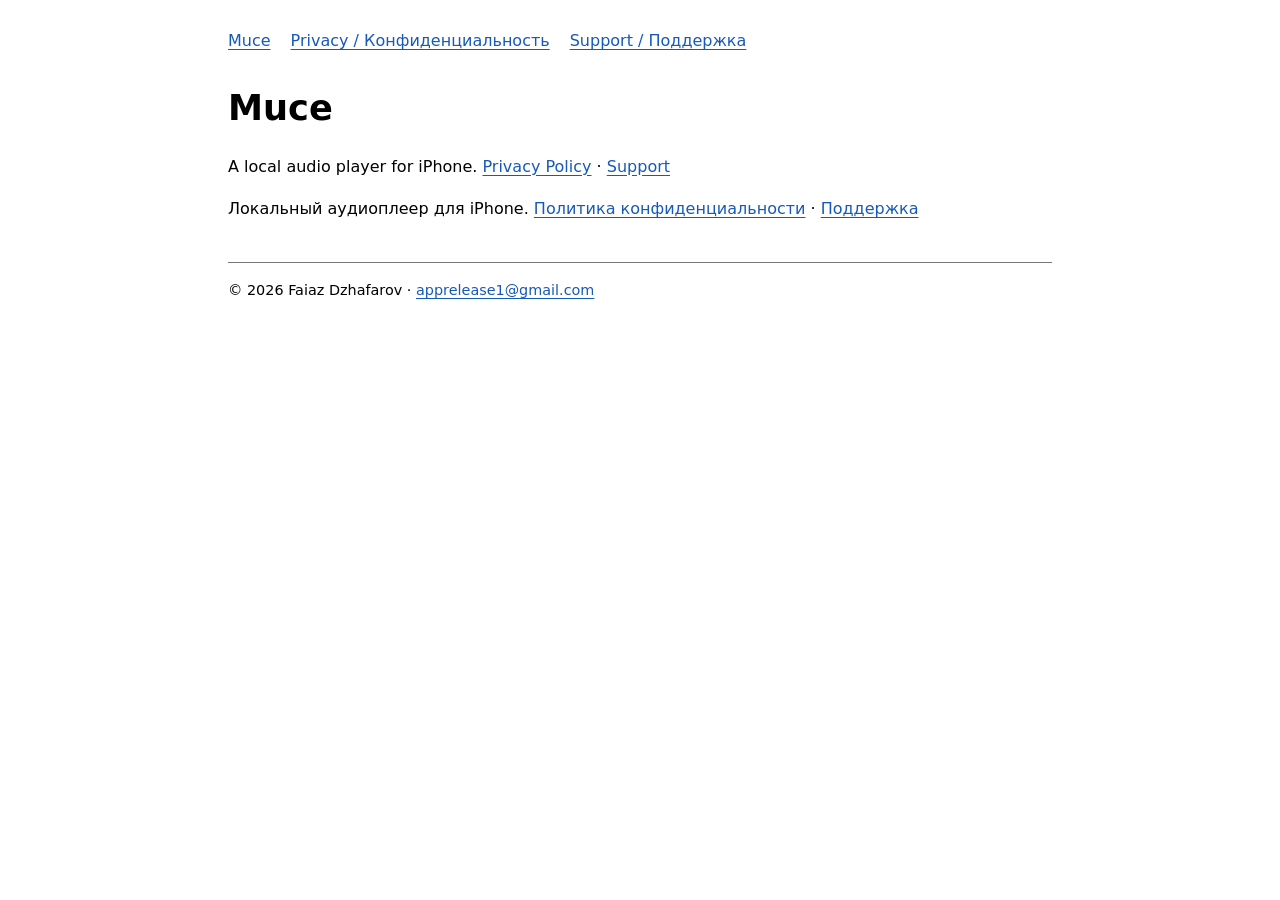
<file: index.html>
<!doctype html>
<html lang="en">
<head>
  <meta charset="utf-8">
  <meta name="viewport" content="width=device-width, initial-scale=1">
  <title>Muce — Privacy and Support</title>
  <link rel="stylesheet" href="./assets/site.css">
</head>
<body>
<header>
  <nav aria-label="Muce pages"><a href="./">Muce</a><a href="./privacy/">Privacy / Конфиденциальность</a><a href="./support/">Support / Поддержка</a></nav>
</header>
<main>
<h1>Muce</h1>
<p lang="en">A local audio player for iPhone. <a href="./privacy/">Privacy Policy</a> · <a href="./support/">Support</a></p>
<p lang="ru">Локальный аудиоплеер для iPhone. <a href="./privacy/">Политика конфиденциальности</a> · <a href="./support/">Поддержка</a></p>
</main>
<footer>© 2026 Faiaz Dzhafarov · <a href="mailto:apprelease1@gmail.com">apprelease1@gmail.com</a></footer>
</body>
</html>
</file>
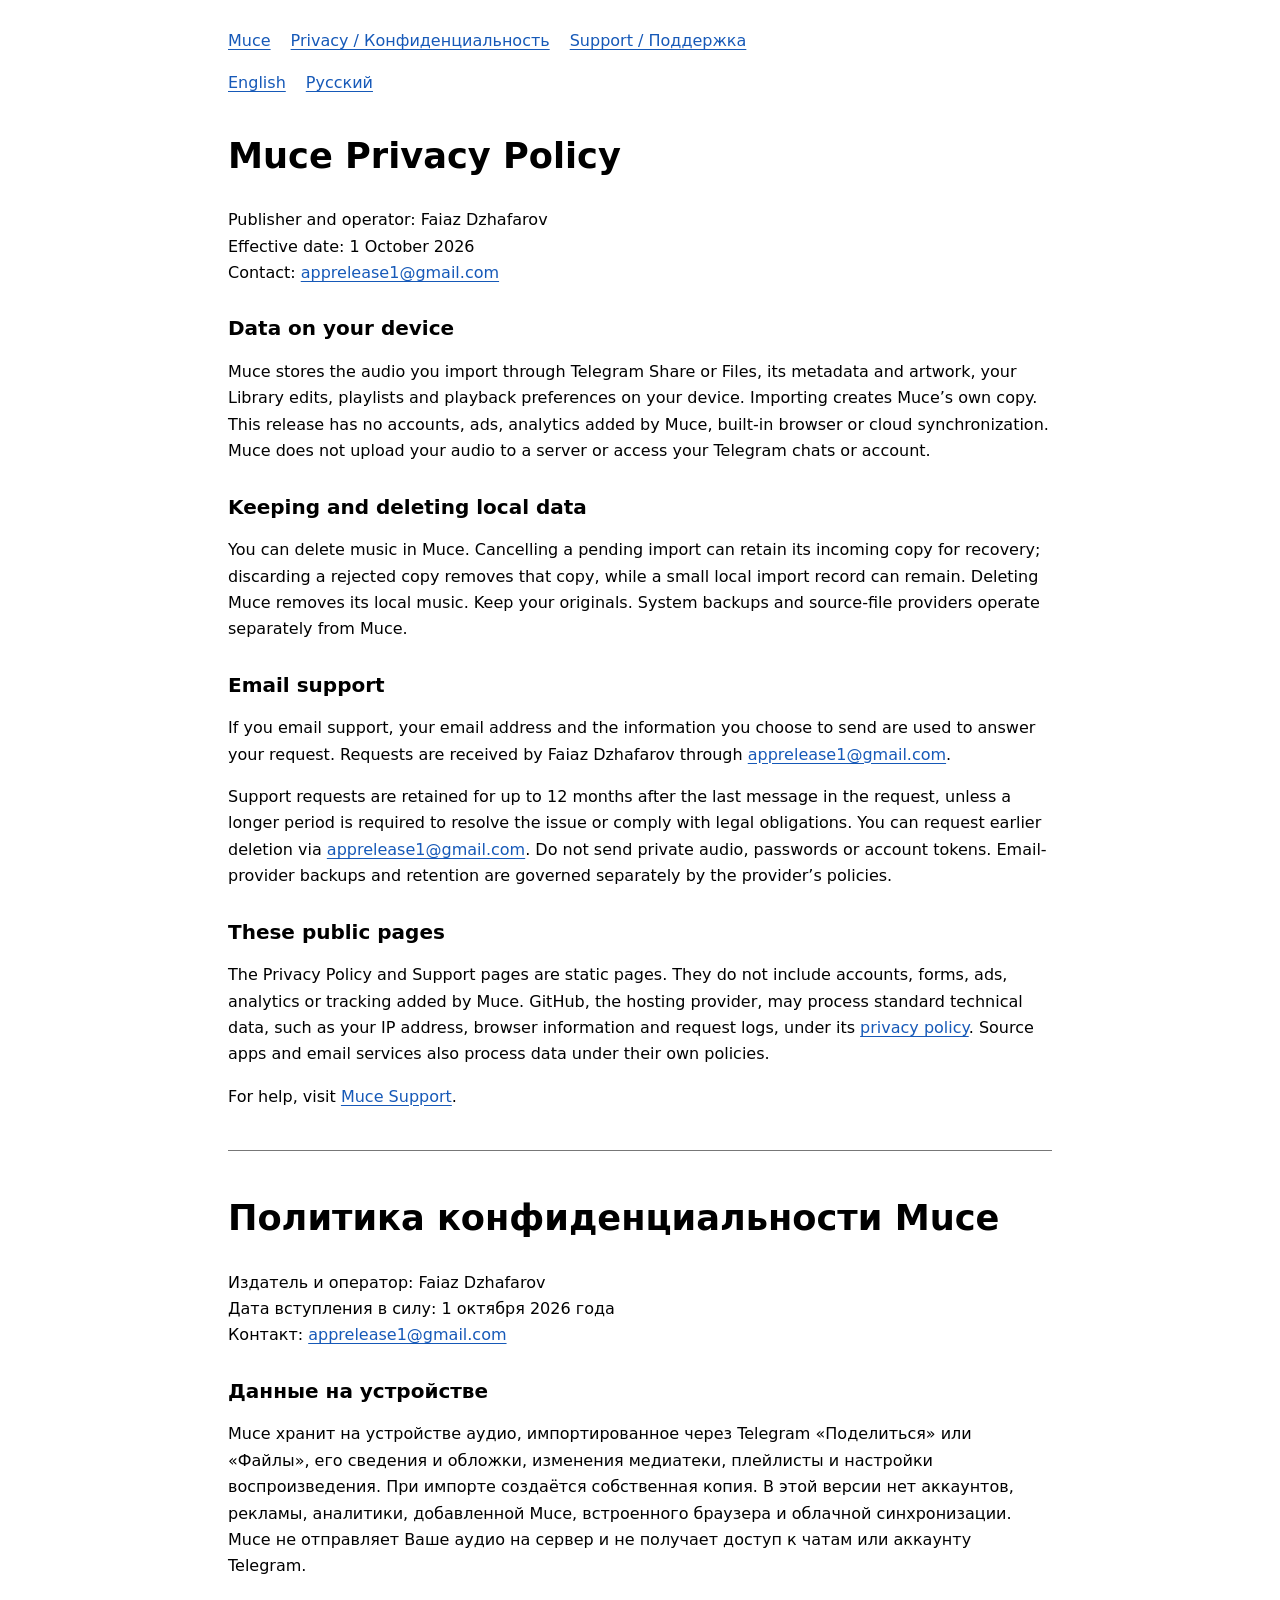
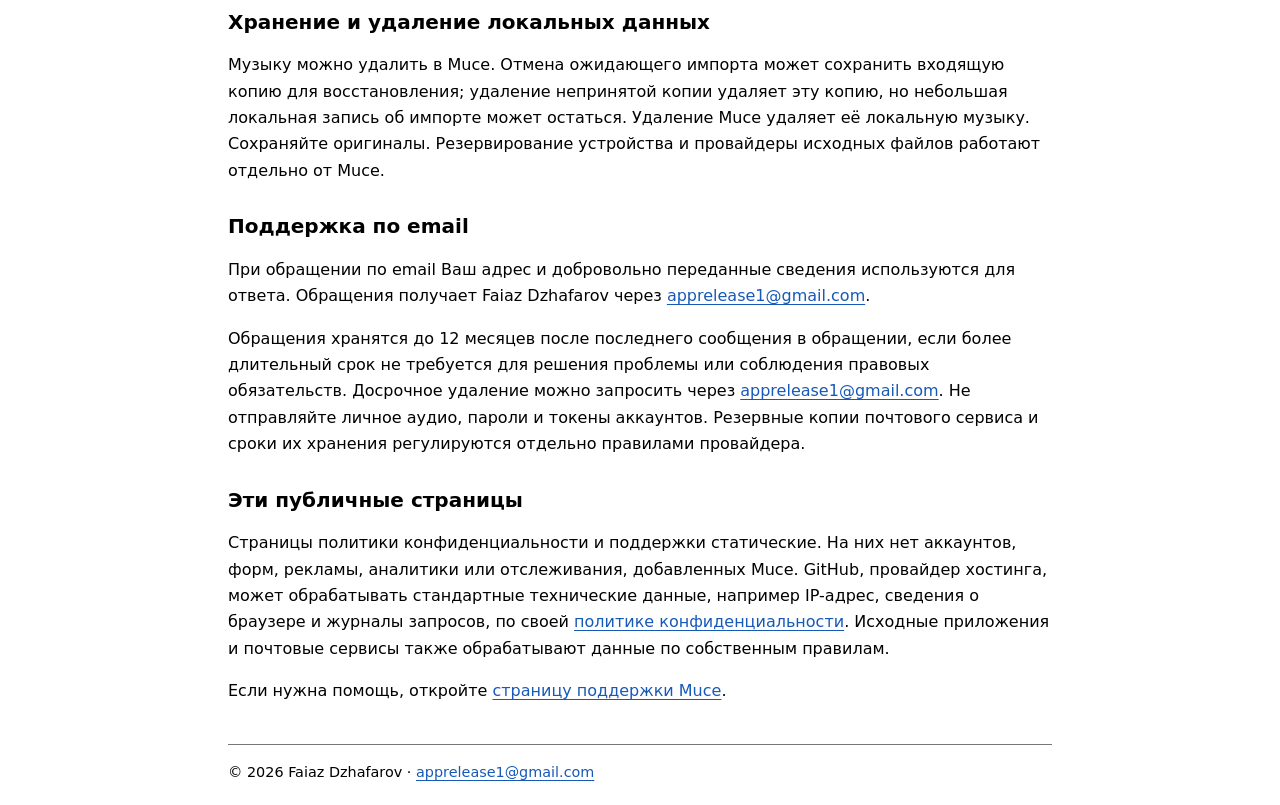
<file: privacy/index.html>
<!doctype html>
<html lang="en">
<head>
  <meta charset="utf-8">
  <meta name="viewport" content="width=device-width, initial-scale=1">
  <title>Muce Privacy Policy / Политика конфиденциальности</title>
  <link rel="stylesheet" href="../assets/site.css">
</head>
<body>
<header>
  <nav aria-label="Muce pages"><a href="../">Muce</a><a href="../privacy/">Privacy / Конфиденциальность</a><a href="../support/">Support / Поддержка</a></nav>
</header>
<main>
<nav aria-label="Languages"><a href="#english" lang="en">English</a><a href="#russian" lang="ru">Русский</a></nav>
<section id="english" lang="en" aria-labelledby="privacy-en">
<h1 id="privacy-en">Muce Privacy Policy</h1>
<p>Publisher and operator: Faiaz Dzhafarov<br>Effective date: 1 October 2026<br>Contact: <a href="mailto:apprelease1@gmail.com">apprelease1@gmail.com</a></p>
<h2>Data on your device</h2>
<p>Muce stores the audio you import through Telegram Share or Files, its metadata and artwork, your Library edits, playlists and playback preferences on your device. Importing creates Muce’s own copy. This release has no accounts, ads, analytics added by Muce, built-in browser or cloud synchronization. Muce does not upload your audio to a server or access your Telegram chats or account.</p>
<h2>Keeping and deleting local data</h2>
<p>You can delete music in Muce. Cancelling a pending import can retain its incoming copy for recovery; discarding a rejected copy removes that copy, while a small local import record can remain. Deleting Muce removes its local music. Keep your originals. System backups and source-file providers operate separately from Muce.</p>
<h2>Email support</h2>
<p>If you email support, your email address and the information you choose to send are used to answer your request. Requests are received by Faiaz Dzhafarov through <a href="mailto:apprelease1@gmail.com">apprelease1@gmail.com</a>.</p>
<p>Support requests are retained for up to 12 months after the last message in the request, unless a longer period is required to resolve the issue or comply with legal obligations. You can request earlier deletion via <a href="mailto:apprelease1@gmail.com">apprelease1@gmail.com</a>. Do not send private audio, passwords or account tokens. Email-provider backups and retention are governed separately by the provider’s policies.</p>
<h2>These public pages</h2>
<p>The Privacy Policy and Support pages are static pages. They do not include accounts, forms, ads, analytics or tracking added by Muce. GitHub, the hosting provider, may process standard technical data, such as your IP address, browser information and request logs, under its <a href="https://docs.github.com/en/site-policy/privacy-policies/github-general-privacy-statement">privacy policy</a>. Source apps and email services also process data under their own policies.</p>
<p>For help, visit <a href="../support/">Muce Support</a>.</p>
</section>
<section id="russian" lang="ru" aria-labelledby="privacy-ru">
<h1 id="privacy-ru">Политика конфиденциальности Muce</h1>
<p>Издатель и оператор: Faiaz Dzhafarov<br>Дата вступления в силу: 1 октября 2026 года<br>Контакт: <a href="mailto:apprelease1@gmail.com">apprelease1@gmail.com</a></p>
<h2>Данные на устройстве</h2>
<p>Muce хранит на устройстве аудио, импортированное через Telegram «Поделиться» или «Файлы», его сведения и обложки, изменения медиатеки, плейлисты и настройки воспроизведения. При импорте создаётся собственная копия. В этой версии нет аккаунтов, рекламы, аналитики, добавленной Muce, встроенного браузера и облачной синхронизации. Muce не отправляет Ваше аудио на сервер и не получает доступ к чатам или аккаунту Telegram.</p>
<h2>Хранение и удаление локальных данных</h2>
<p>Музыку можно удалить в Muce. Отмена ожидающего импорта может сохранить входящую копию для восстановления; удаление непринятой копии удаляет эту копию, но небольшая локальная запись об импорте может остаться. Удаление Muce удаляет её локальную музыку. Сохраняйте оригиналы. Резервирование устройства и провайдеры исходных файлов работают отдельно от Muce.</p>
<h2>Поддержка по email</h2>
<p>При обращении по email Ваш адрес и добровольно переданные сведения используются для ответа. Обращения получает Faiaz Dzhafarov через <a href="mailto:apprelease1@gmail.com">apprelease1@gmail.com</a>.</p>
<p>Обращения хранятся до 12 месяцев после последнего сообщения в обращении, если более длительный срок не требуется для решения проблемы или соблюдения правовых обязательств. Досрочное удаление можно запросить через <a href="mailto:apprelease1@gmail.com">apprelease1@gmail.com</a>. Не отправляйте личное аудио, пароли и токены аккаунтов. Резервные копии почтового сервиса и сроки их хранения регулируются отдельно правилами провайдера.</p>
<h2>Эти публичные страницы</h2>
<p>Страницы политики конфиденциальности и поддержки статические. На них нет аккаунтов, форм, рекламы, аналитики или отслеживания, добавленных Muce. GitHub, провайдер хостинга, может обрабатывать стандартные технические данные, например IP-адрес, сведения о браузере и журналы запросов, по своей <a href="https://docs.github.com/en/site-policy/privacy-policies/github-general-privacy-statement">политике конфиденциальности</a>. Исходные приложения и почтовые сервисы также обрабатывают данные по собственным правилам.</p>
<p>Если нужна помощь, откройте <a href="../support/">страницу поддержки Muce</a>.</p>
</section>
</main>
<footer>© 2026 Faiaz Dzhafarov · <a href="mailto:apprelease1@gmail.com">apprelease1@gmail.com</a></footer>
</body>
</html>
</file>
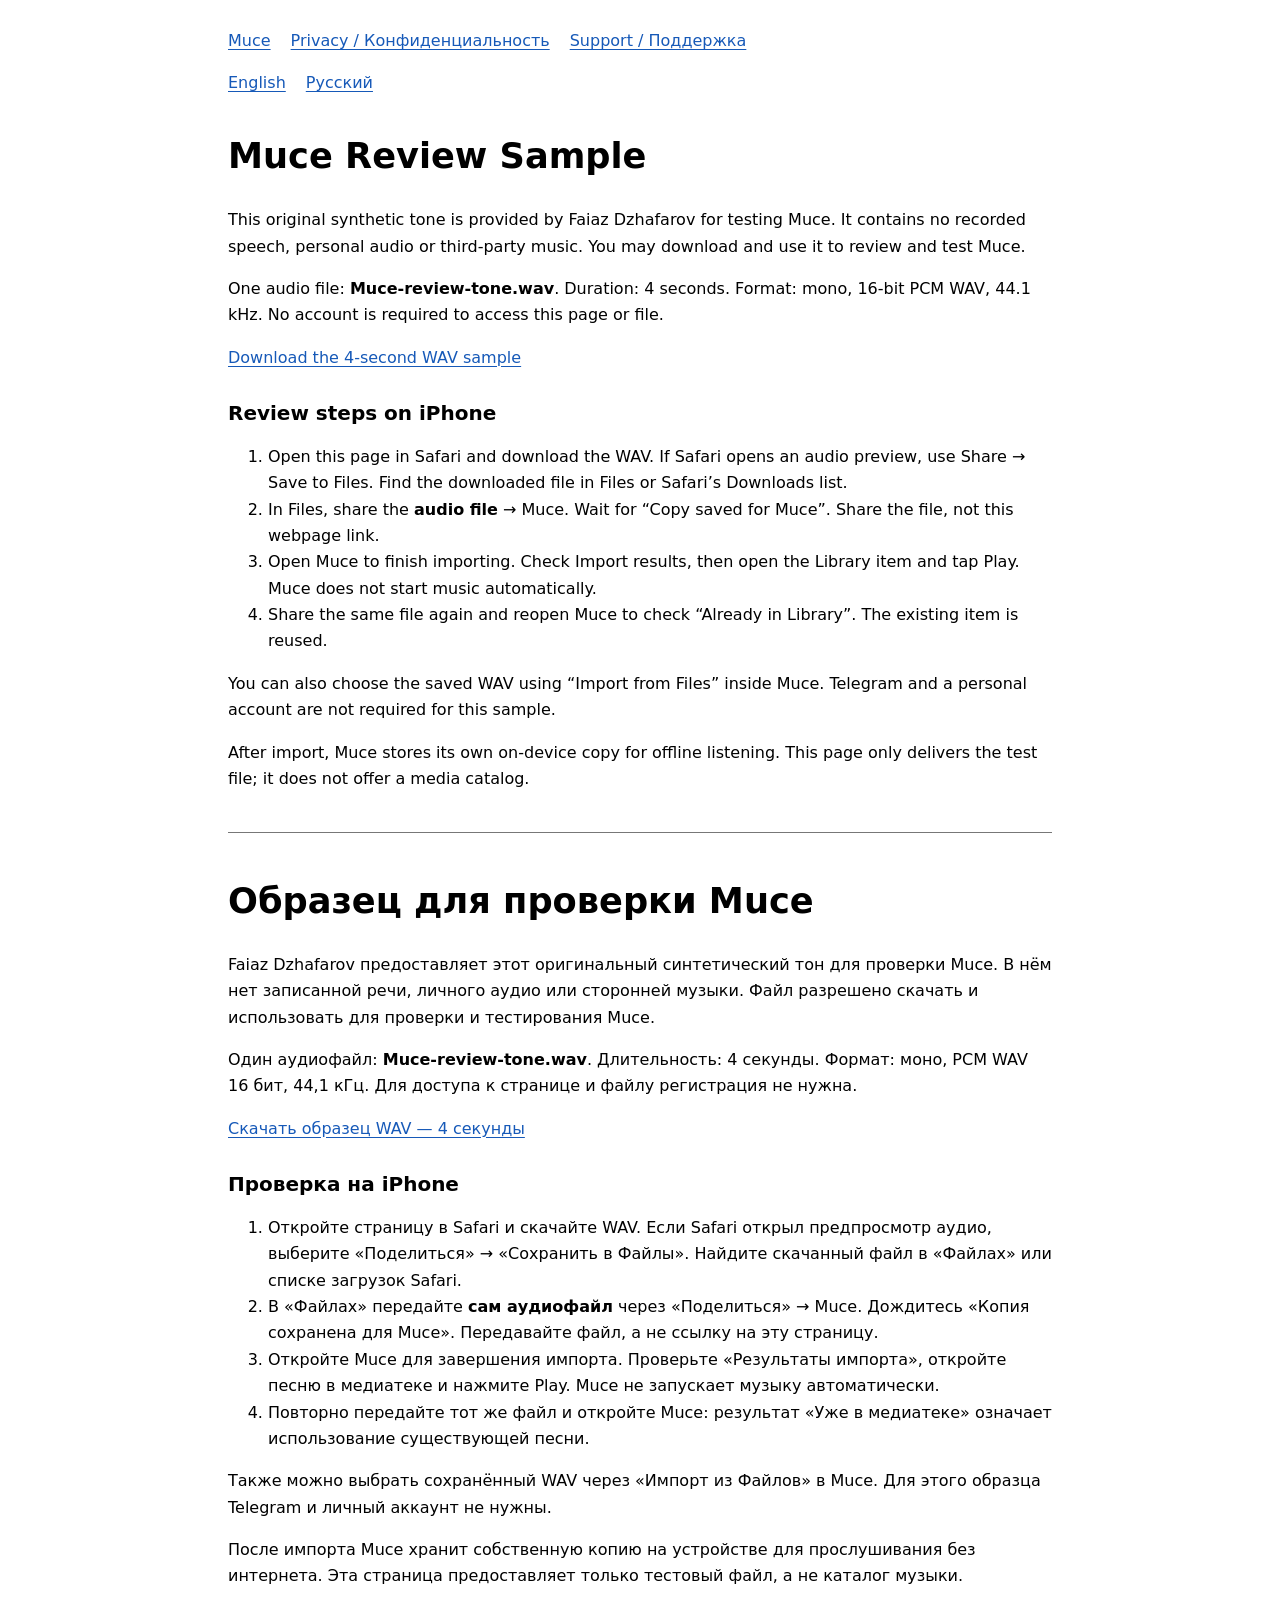
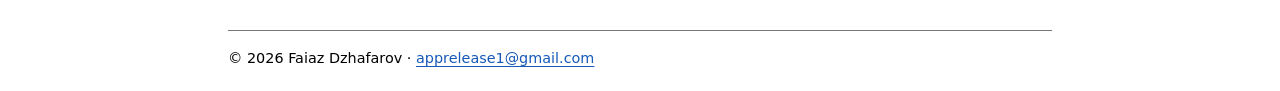
<file: review/index.html>
<!doctype html>
<html lang="en">
<head>
  <meta charset="utf-8">
  <meta name="viewport" content="width=device-width, initial-scale=1">
  <title>Muce Review Sample / Образец для проверки</title>
  <link rel="stylesheet" href="../assets/site.css">
</head>
<body>
<header><nav aria-label="Muce pages"><a href="../">Muce</a><a href="../privacy/">Privacy / Конфиденциальность</a><a href="../support/">Support / Поддержка</a></nav></header>
<main>
<nav aria-label="Languages"><a href="#english" lang="en">English</a><a href="#russian" lang="ru">Русский</a></nav>
<section id="english" lang="en" aria-labelledby="review-en">
<h1 id="review-en">Muce Review Sample</h1>
<p>This original synthetic tone is provided by Faiaz Dzhafarov for testing Muce. It contains no recorded speech, personal audio or third-party music. You may download and use it to review and test Muce.</p>
<p>One audio file: <strong>Muce-review-tone.wav</strong>. Duration: 4 seconds. Format: mono, 16-bit PCM WAV, 44.1 kHz. No account is required to access this page or file.</p>
<p><a href="Muce-review-tone.wav" download="Muce-review-tone.wav">Download the 4-second WAV sample</a></p>
<h2>Review steps on iPhone</h2>
<ol>
<li>Open this page in Safari and download the WAV. If Safari opens an audio preview, use Share → Save to Files. Find the downloaded file in Files or Safari’s Downloads list.</li>
<li>In Files, share the <strong>audio file</strong> → Muce. Wait for “Copy saved for Muce”. Share the file, not this webpage link.</li>
<li>Open Muce to finish importing. Check Import results, then open the Library item and tap Play. Muce does not start music automatically.</li>
<li>Share the same file again and reopen Muce to check “Already in Library”. The existing item is reused.</li>
</ol>
<p>You can also choose the saved WAV using “Import from Files” inside Muce. Telegram and a personal account are not required for this sample.</p>
<p>After import, Muce stores its own on-device copy for offline listening. This page only delivers the test file; it does not offer a media catalog.</p>
</section>
<section id="russian" lang="ru" aria-labelledby="review-ru">
<h1 id="review-ru">Образец для проверки Muce</h1>
<p>Faiaz Dzhafarov предоставляет этот оригинальный синтетический тон для проверки Muce. В нём нет записанной речи, личного аудио или сторонней музыки. Файл разрешено скачать и использовать для проверки и тестирования Muce.</p>
<p>Один аудиофайл: <strong>Muce-review-tone.wav</strong>. Длительность: 4 секунды. Формат: моно, PCM WAV 16 бит, 44,1 кГц. Для доступа к странице и файлу регистрация не нужна.</p>
<p><a href="Muce-review-tone.wav" download="Muce-review-tone.wav">Скачать образец WAV — 4 секунды</a></p>
<h2>Проверка на iPhone</h2>
<ol>
<li>Откройте страницу в Safari и скачайте WAV. Если Safari открыл предпросмотр аудио, выберите «Поделиться» → «Сохранить в Файлы». Найдите скачанный файл в «Файлах» или списке загрузок Safari.</li>
<li>В «Файлах» передайте <strong>сам аудиофайл</strong> через «Поделиться» → Muce. Дождитесь «Копия сохранена для Muce». Передавайте файл, а не ссылку на эту страницу.</li>
<li>Откройте Muce для завершения импорта. Проверьте «Результаты импорта», откройте песню в медиатеке и нажмите Play. Muce не запускает музыку автоматически.</li>
<li>Повторно передайте тот же файл и откройте Muce: результат «Уже в медиатеке» означает использование существующей песни.</li>
</ol>
<p>Также можно выбрать сохранённый WAV через «Импорт из Файлов» в Muce. Для этого образца Telegram и личный аккаунт не нужны.</p>
<p>После импорта Muce хранит собственную копию на устройстве для прослушивания без интернета. Эта страница предоставляет только тестовый файл, а не каталог музыки.</p>
</section>
</main>
<footer>© 2026 Faiaz Dzhafarov · <a href="mailto:apprelease1@gmail.com">apprelease1@gmail.com</a></footer>
</body>
</html>
</file>
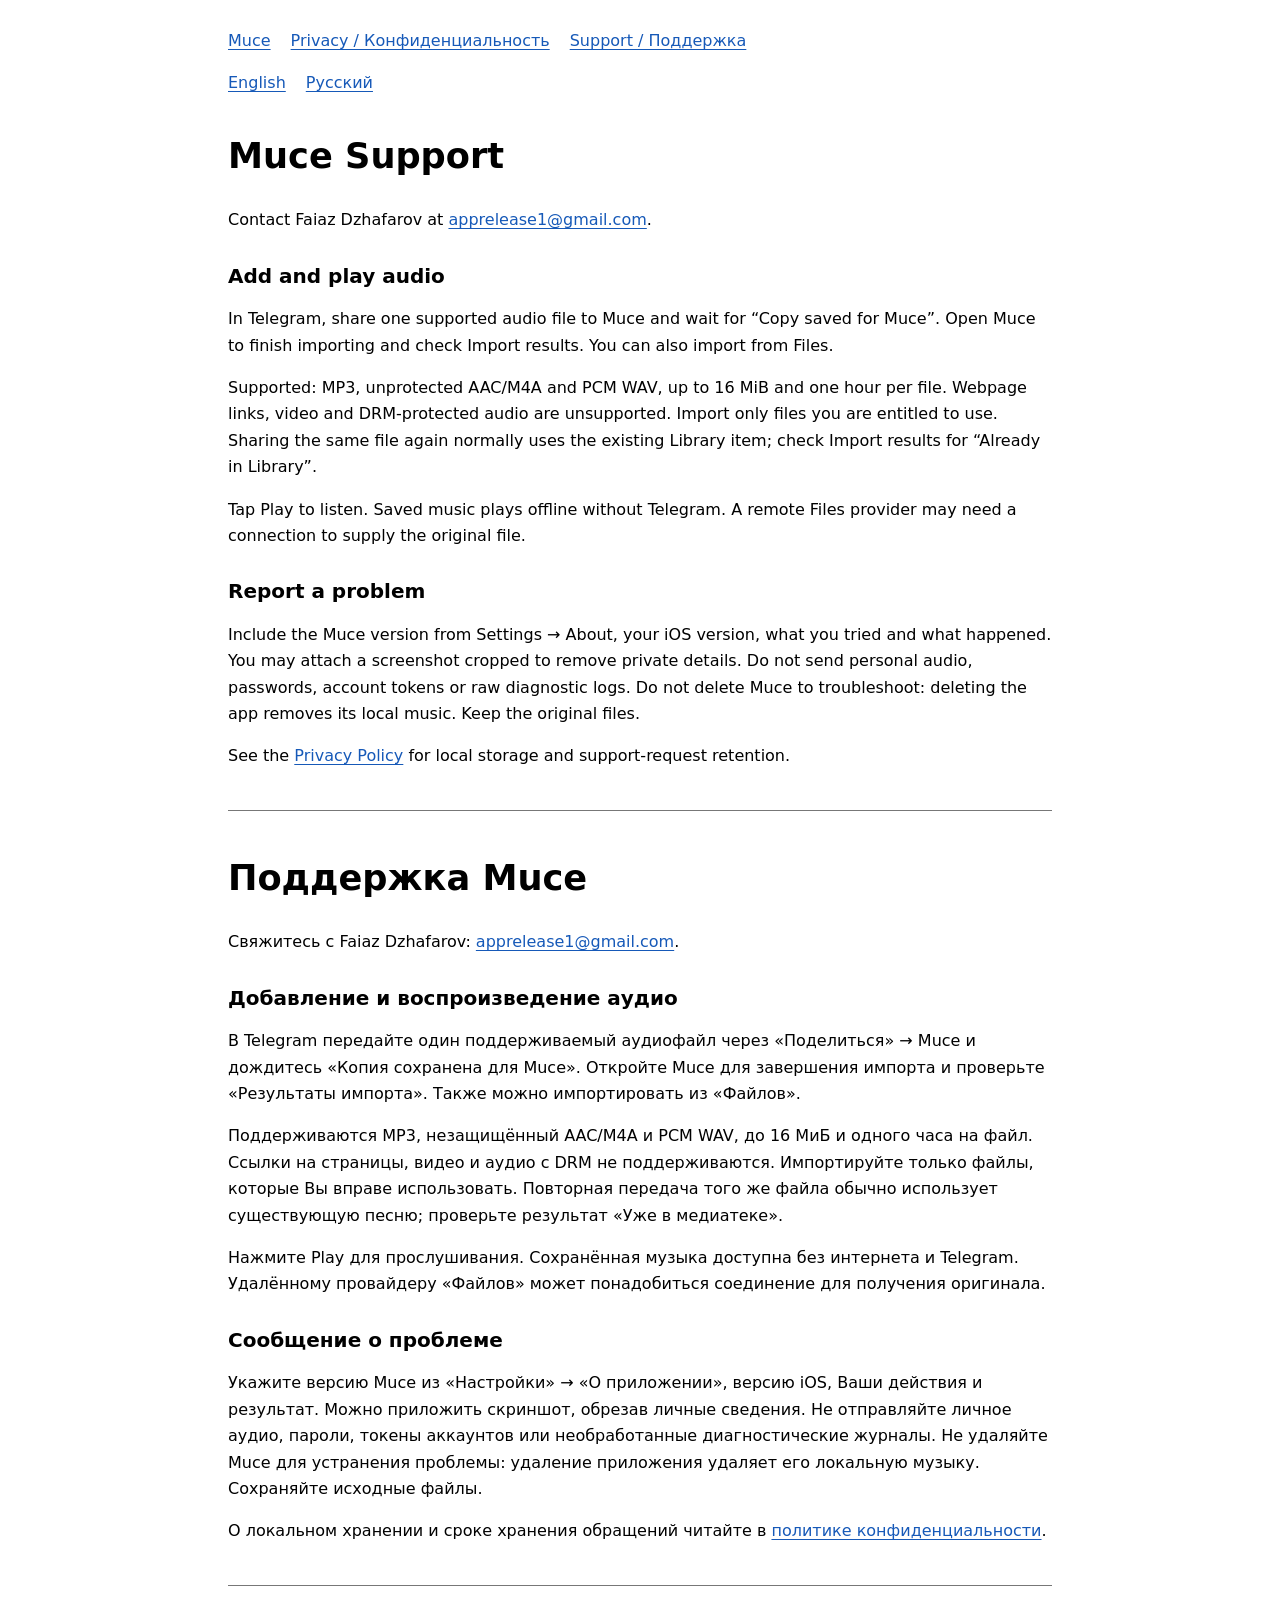
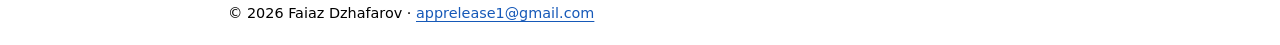
<file: support/index.html>
<!doctype html>
<html lang="en">
<head>
  <meta charset="utf-8">
  <meta name="viewport" content="width=device-width, initial-scale=1">
  <title>Muce Support / Поддержка</title>
  <link rel="stylesheet" href="../assets/site.css">
</head>
<body>
<header>
  <nav aria-label="Muce pages"><a href="../">Muce</a><a href="../privacy/">Privacy / Конфиденциальность</a><a href="../support/">Support / Поддержка</a></nav>
</header>
<main>
<nav aria-label="Languages"><a href="#english" lang="en">English</a><a href="#russian" lang="ru">Русский</a></nav>
<section id="english" lang="en" aria-labelledby="support-en">
<h1 id="support-en">Muce Support</h1>
<p>Contact Faiaz Dzhafarov at <a href="mailto:apprelease1@gmail.com">apprelease1@gmail.com</a>.</p>
<h2>Add and play audio</h2>
<p>In Telegram, share one supported audio file to Muce and wait for “Copy saved for Muce”. Open Muce to finish importing and check Import results. You can also import from Files.</p>
<p>Supported: MP3, unprotected AAC/M4A and PCM WAV, up to 16 MiB and one hour per file. Webpage links, video and DRM-protected audio are unsupported. Import only files you are entitled to use. Sharing the same file again normally uses the existing Library item; check Import results for “Already in Library”.</p>
<p>Tap Play to listen. Saved music plays offline without Telegram. A remote Files provider may need a connection to supply the original file.</p>
<h2>Report a problem</h2>
<p>Include the Muce version from Settings → About, your iOS version, what you tried and what happened. You may attach a screenshot cropped to remove private details. Do not send personal audio, passwords, account tokens or raw diagnostic logs. Do not delete Muce to troubleshoot: deleting the app removes its local music. Keep the original files.</p>
<p>See the <a href="../privacy/">Privacy Policy</a> for local storage and support-request retention.</p>
</section>
<section id="russian" lang="ru" aria-labelledby="support-ru">
<h1 id="support-ru">Поддержка Muce</h1>
<p>Свяжитесь с Faiaz Dzhafarov: <a href="mailto:apprelease1@gmail.com">apprelease1@gmail.com</a>.</p>
<h2>Добавление и воспроизведение аудио</h2>
<p>В Telegram передайте один поддерживаемый аудиофайл через «Поделиться» → Muce и дождитесь «Копия сохранена для Muce». Откройте Muce для завершения импорта и проверьте «Результаты импорта». Также можно импортировать из «Файлов».</p>
<p>Поддерживаются MP3, незащищённый AAC/M4A и PCM WAV, до 16 МиБ и одного часа на файл. Ссылки на страницы, видео и аудио с DRM не поддерживаются. Импортируйте только файлы, которые Вы вправе использовать. Повторная передача того же файла обычно использует существующую песню; проверьте результат «Уже в медиатеке».</p>
<p>Нажмите Play для прослушивания. Сохранённая музыка доступна без интернета и Telegram. Удалённому провайдеру «Файлов» может понадобиться соединение для получения оригинала.</p>
<h2>Сообщение о проблеме</h2>
<p>Укажите версию Muce из «Настройки» → «О приложении», версию iOS, Ваши действия и результат. Можно приложить скриншот, обрезав личные сведения. Не отправляйте личное аудио, пароли, токены аккаунтов или необработанные диагностические журналы. Не удаляйте Muce для устранения проблемы: удаление приложения удаляет его локальную музыку. Сохраняйте исходные файлы.</p>
<p>О локальном хранении и сроке хранения обращений читайте в <a href="../privacy/">политике конфиденциальности</a>.</p>
</section>
</main>
<footer>© 2026 Faiaz Dzhafarov · <a href="mailto:apprelease1@gmail.com">apprelease1@gmail.com</a></footer>
</body>
</html>
</file>
<file: assets/site.css>
* { box-sizing: border-box; }
html { color-scheme: light dark; scroll-behavior: auto; }
body { margin: 0 auto; max-width: 54rem; padding: 1.25rem; font: 1rem/1.65 system-ui, -apple-system, sans-serif; overflow-wrap: anywhere; }
a { color: #1659b8; text-underline-offset: .2em; }
a:focus-visible { outline: 3px solid currentColor; outline-offset: 4px; }
nav { display: flex; flex-wrap: wrap; gap: .5rem 1.25rem; }
nav a { display: inline-block; padding: .5rem 0; }
h1 { font-size: clamp(1.6rem, 4vw, 2.2rem); line-height: 1.25; }
h2 { font-size: 1.25rem; line-height: 1.4; margin-top: 1.75rem; }
section + section { border-top: 1px solid #777; margin-top: 2.5rem; padding-top: 1rem; }
footer { margin-top: 2.5rem; border-top: 1px solid #777; padding-top: 1rem; font-size: .9rem; }
@media (prefers-color-scheme: dark) { a { color: #9bc4ff; } }
</file>
